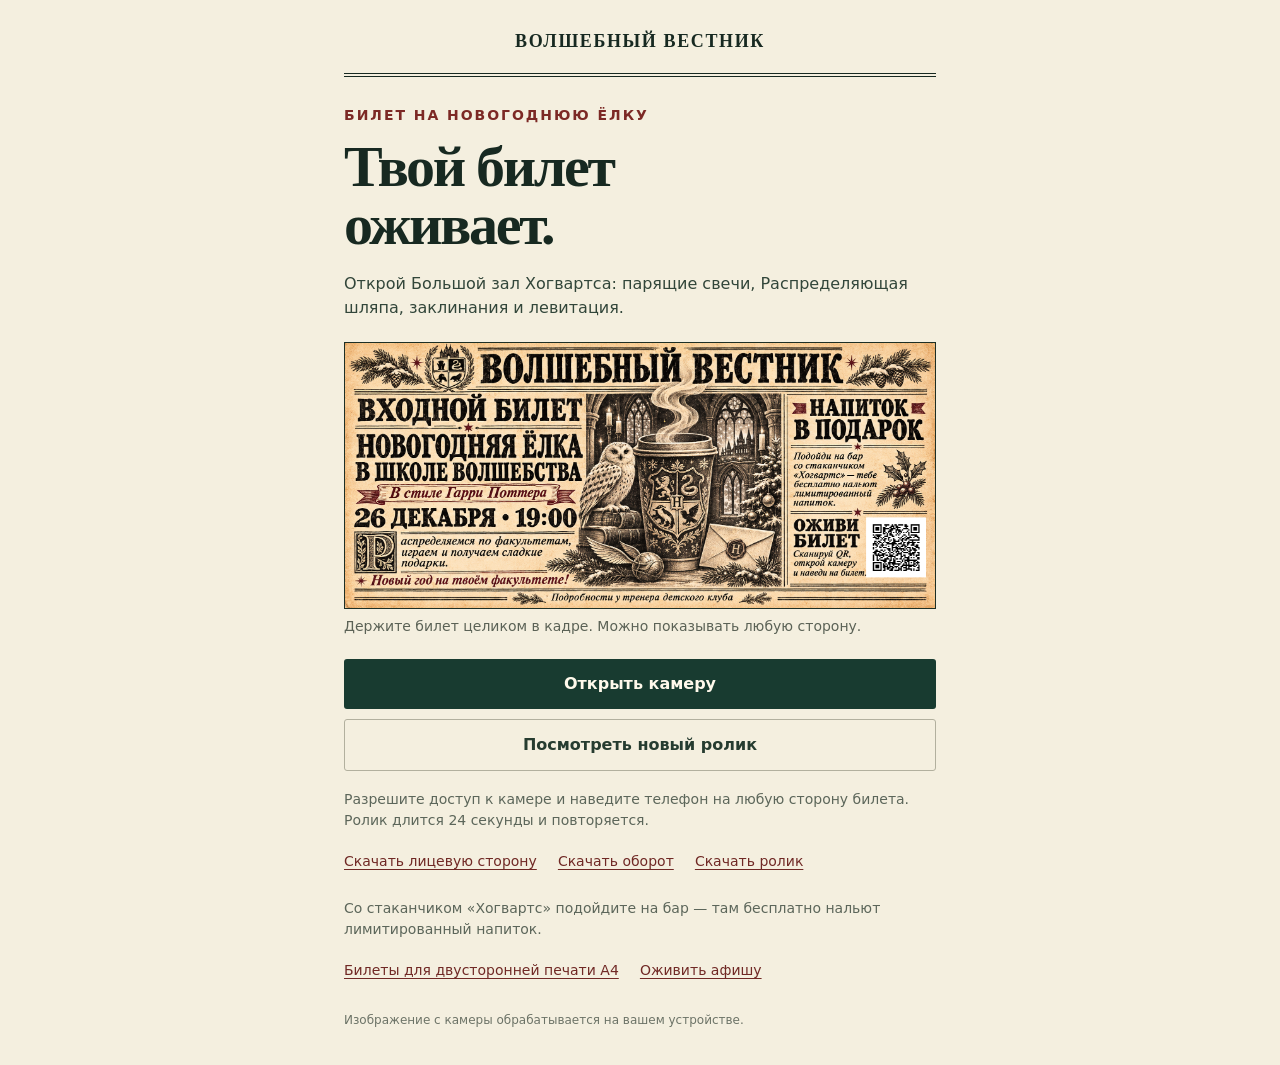
<file: site/ticket/index.html>
<!doctype html>
<html lang="ru">
<head>
  <meta charset="utf-8">
  <meta name="viewport" content="width=device-width,initial-scale=1,viewport-fit=cover">
  <meta name="theme-color" content="#18352e">
  <title>Оживи билет в Хогвартс</title>
  <link rel="stylesheet" href="style.css?v=t2">
  <script src="app-motion.js?v=t2" type="module"></script>
</head>
<body>
  <main id="intro">
    <p class="masthead">ВОЛШЕБНЫЙ ВЕСТНИК</p>
    <div class="rule"></div>
    <p class="eyebrow">БИЛЕТ НА НОВОГОДНЮЮ ЁЛКУ</p>
    <h1>Твой билет<br>оживает.</h1>
    <p class="lead">Открой Большой зал Хогвартса: парящие свечи, Распределяющая шляпа, заклинания и левитация.</p>
    <figure><img src="bilet_yolka.png?v=t2" alt="Билет на ёлку с рисунком стаканчика Хогвартс"><figcaption>Держите билет целиком в кадре. Можно показывать любую сторону.</figcaption></figure>
    <button id="start" class="primary" type="button">Открыть камеру</button>
    <button id="preview" class="secondary" type="button">Посмотреть новый ролик</button>
    <button hidden id="preview-back" class="secondary" type="button">Оборот без камеры</button>
    <p id="intro-status" role="status" aria-live="polite"></p>
    <p class="note">Разрешите доступ к камере и наведите телефон на любую сторону билета. Ролик длится 24 секунды и повторяется.</p>
    <a class="download" href="bilet_yolka.png?v=t2" download="Bilet_yolka_s_QR.png">Скачать лицевую сторону</a> <a class="download" href="bilet_oborot.png?v=t2" download="Bilet_oborot.png">Скачать оборот</a> <a class="download" href="bilet_ozhivaet.mp4?v=t2" download="Bilet_ozhivaet.mp4">Скачать ролик</a>
    <p class="note">Со стаканчиком «Хогвартс» подойдите на бар — там бесплатно нальют лимитированный напиток.</p>
    <a class="download" href="bilety_A4_dvustoronnie.pdf?v=t2" download>Билеты для двусторонней печати A4</a>
    <a class="download" href="../">Оживить афишу</a>
    <p class="privacy">Изображение с камеры обрабатывается на вашем устройстве.</p>
  </main>
  <section id="camera" aria-label="Камера волшебного билета" hidden>
    <div id="scene-root">
      <video id="camera-feed" autoplay playsinline webkit-playsinline muted aria-hidden="true"></video>
      <div id="film-layer" aria-hidden="true"><video class="ar-film is-active" id="ar-film" src="bilet_ozhivaet.mp4?v=t2" poster="bilet_yolka.png?v=t2" playsinline webkit-playsinline muted loop preload="auto" disablepictureinpicture></video><video class="ar-film" id="ar-film-back" src="bilet_oborot_ozhivaet.mp4?v=t2" poster="bilet_oborot.png?v=t2" playsinline webkit-playsinline muted loop preload="auto" disablepictureinpicture></video></div>
    </div>
    <div class="camera-top"><span class="camera-label">ВОЛШЕБНЫЙ ВЕСТНИК</span><button id="stop" type="button">Закрыть</button></div>
    <div class="camera-bottom"><p id="tracking-status" role="status" aria-live="polite">Наведите камеру на любую сторону билета целиком</p><button id="restart-film" type="button">Смотреть сначала</button></div>
  </section>
  <section id="preview-modal" role="dialog" aria-modal="true" aria-label="Оживший билет" hidden>
    <button id="close-preview" type="button">Закрыть</button>
    <p id="preview-title">Лицевая сторона оживает</p>
    <video id="preview-film" src="bilet_ozhivaet.mp4?v=t2" poster="bilet_yolka.png" playsinline muted loop controls preload="metadata" aria-label="Ролик с буквами, которые едут цепочками по всему билету"></video><p id="preview-status" role="status" aria-live="polite"></p>
    <p class="note">Этот ролик появится поверх билета при наведении камеры.</p>
  </section>
</body>
</html>
</file>
<file: site/ticket/style.css>
*{box-sizing:border-box}body{margin:0;background:#f4efdf;color:#172921;font:16px/1.5 system-ui,-apple-system,BlinkMacSystemFont,"Segoe UI",sans-serif}button,a{-webkit-tap-highlight-color:transparent}button{font:inherit;min-height:48px;cursor:pointer}button:focus-visible,a:focus-visible{outline:3px solid #ad652c;outline-offset:4px}#intro{max-width:460px;margin:auto;padding:28px 24px 36px}.masthead{font-family:Georgia,serif;font-size:18px;font-weight:700;letter-spacing:.09em;text-align:center;margin:0}.rule{height:4px;border-top:1px solid;border-bottom:1px solid;margin:18px 0 28px}.eyebrow{font-size:11px;letter-spacing:.14em;font-weight:700;color:#7c2925;margin:0 0 12px}h1{font:700 clamp(44px,11vw,58px)/1 Georgia,serif;letter-spacing:-.04em;margin:0 0 18px}.lead{margin:0 0 22px;color:#32463a}figure{margin:0 0 22px}figure img{display:block;width:100%;max-height:240px;object-fit:cover;border:1px solid #1d2f25}figcaption{font-size:12px;color:#5b6256;margin-top:7px}.primary,.secondary{display:block;width:100%;padding:13px 16px;border:0;border-radius:3px;font-weight:650}.primary{background:#183b30;color:#fff9eb}.primary:disabled{opacity:.65;cursor:wait}.secondary{background:transparent;border:1px solid #b2b09e;color:#263c30;margin-top:10px}.note{font-size:13px;color:#5c665a;margin:18px 0}.privacy{font-size:12px;color:#6c7367;margin:22px 0 0}.download{font-size:13px;color:#702925;text-underline-offset:3px}#intro-status{font-size:14px;color:#7e2824;white-space:pre-line;margin:14px 0}#camera{position:fixed;inset:0;background:transparent;z-index:10}#scene-root{position:absolute;inset:0}#scene-root a-scene{position:absolute;inset:0;width:100%;height:100%}.camera-top,.camera-bottom{position:absolute;z-index:20;color:white;left:0;right:0;pointer-events:none}.camera-top{top:0;padding:max(16px,env(safe-area-inset-top)) 16px 18px;display:flex;align-items:center;justify-content:space-between;gap:12px;background:linear-gradient(#000b,transparent)}.camera-label{font:700 12px Georgia,serif;letter-spacing:.06em}.camera-top button,#close-preview{pointer-events:auto;border:1px solid #ffffff70;background:#172921db;color:#fff;padding:10px 16px;border-radius:3px;min-height:44px}.camera-bottom{bottom:0;padding:32px 18px max(24px,env(safe-area-inset-bottom));text-align:center;background:linear-gradient(transparent,#000b)}.camera-bottom p{font-size:17px;font-weight:600;margin:0 0 6px}.camera-bottom span{font-size:12px;opacity:.85}#preview-modal{position:fixed;inset:0;z-index:30;overflow:auto;padding:26px 20px 35px;background:#142b24;color:#fff9eb;text-align:center}#preview-modal[hidden],#camera[hidden]{display:none}#close-preview{display:block;margin:0 0 24px auto}#preview-modal canvas{display:block;width:100%;height:auto;max-width:660px;max-height:70vh;object-fit:contain;margin:15px auto;border:1px solid #c3ae72}#preview-modal .note{color:#d2d2bd;max-width:430px;margin:16px auto}body.scanning{background:transparent}body.scanning #intro{visibility:hidden}body.scanning>video{z-index:0!important;position:fixed!important}body.scanning .a-canvas{z-index:1!important}@media(prefers-reduced-motion:reduce){*{scroll-behavior:auto}}
figure img{max-height:300px;object-fit:contain;background:#ead4af}#preview-modal video{display:block;width:auto;max-width:100%;height:auto;max-height:76vh;margin:12px auto;border:1px solid #c3ae72;background:#e9d1aa}#preview-status{color:#f6cf99}.download{display:inline-block;margin-right:16px;margin-bottom:8px}.camera-bottom button{pointer-events:auto;background:#152d26dd;color:#fff6df;border:1px solid #ffffff70;padding:9px 16px;border-radius:3px;font-size:14px;min-height:44px}@media(max-width:440px){#preview-modal{padding:12px 12px 20px}#close-preview{margin-bottom:8px}#preview-modal>p{margin:8px 0}#preview-modal video{max-height:73vh}}

/* Native camera and inline movie share one viewport on phones and desktop. */
html{width:100%;min-height:100%;-webkit-text-size-adjust:100%}
body{width:100%;min-height:100svh}body.scanning{overflow:hidden;background:#111}
#camera{overflow:hidden;background:#111;isolation:isolate;height:100%;height:100dvh}
#scene-root{overflow:hidden;z-index:0}
#camera-feed{position:absolute;inset:0;display:block;width:100%;height:100%;object-fit:cover;object-position:50% 50%;z-index:0}
#film-layer{position:absolute;inset:0;z-index:1;opacity:0;pointer-events:none;overflow:hidden}
#film-layer.is-tracked{opacity:1}
.ar-film{position:absolute;left:0;top:0;display:block;width:1870px;height:841px;max-width:none;max-height:none;object-fit:fill;transform-origin:0 0;will-change:transform;backface-visibility:hidden}
#camera-feed::-webkit-media-controls,.ar-film::-webkit-media-controls{display:none!important}
@media(max-width:600px){#intro{width:100%;padding:22px 20px 28px}.camera-bottom{padding-left:16px;padding-right:16px}.camera-bottom p{font-size:16px}}

#intro{max-width:640px}.eyebrow{font-size:14px}figcaption,.note,.download{font-size:14px}figure img{max-height:none}#preview-modal video{width:100%;max-width:1100px;margin:32px auto}#preview-modal{display:grid;align-content:center}#preview-modal[hidden]{display:none}#close-preview{position:absolute;top:max(12px,env(safe-area-inset-top));right:16px}@media(orientation:landscape){#preview-modal video{max-height:68dvh;margin:8px auto}#preview-modal>p{margin:6px 0}}

.ar-film{opacity:0}.ar-film.is-active{opacity:1}

button[hidden]{display:none!important}
</file>
